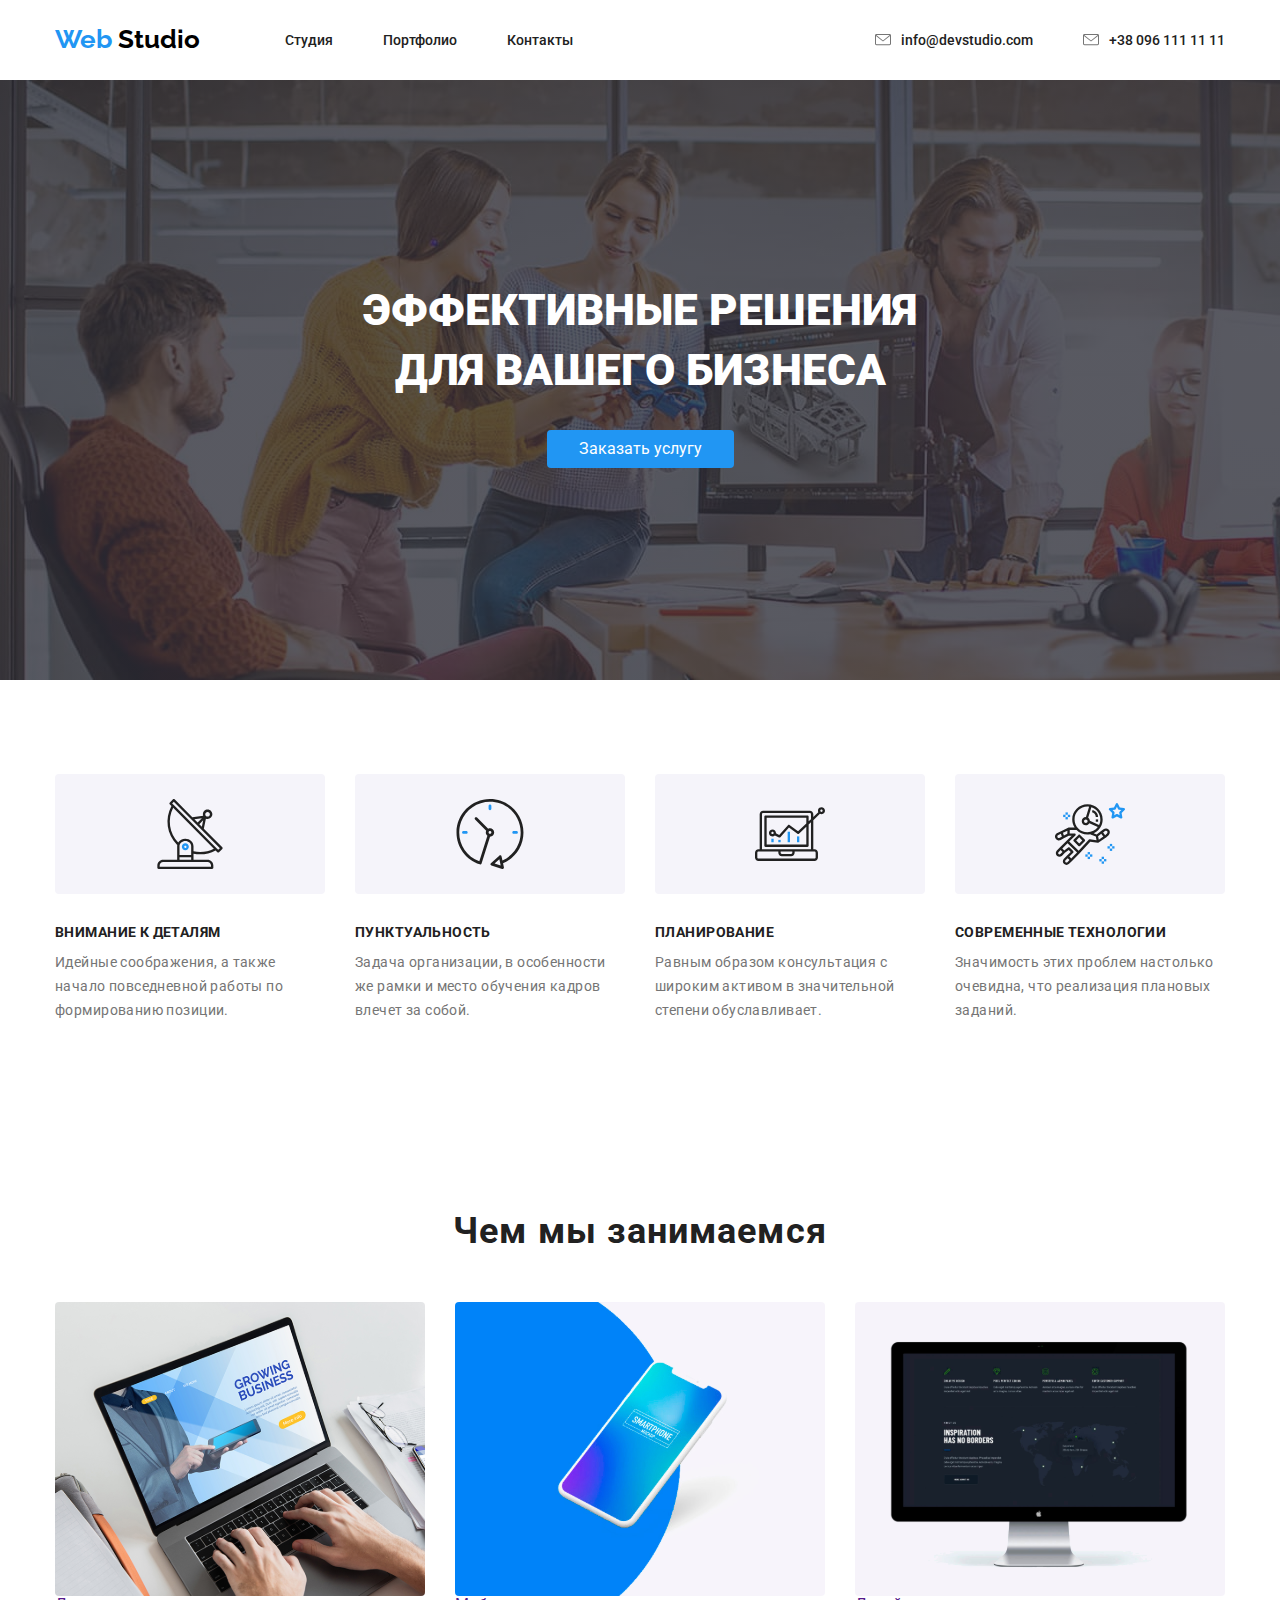
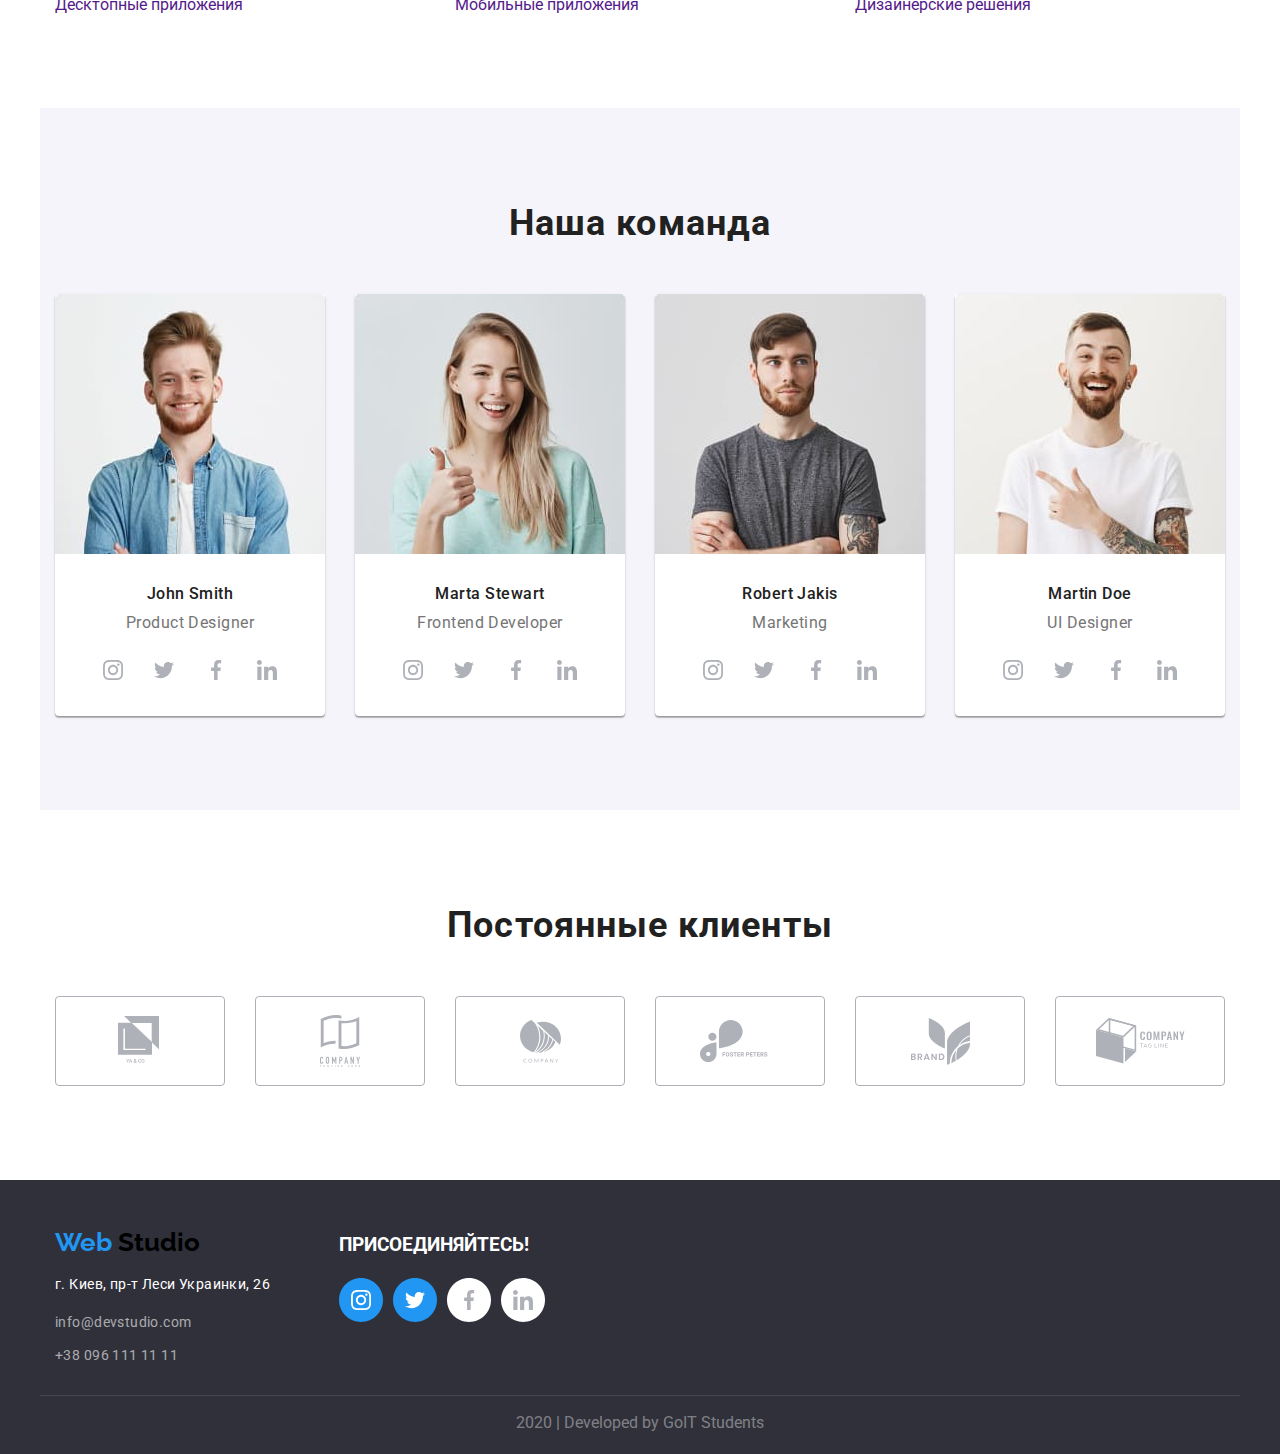
<file: index.html>
<!DOCTYPE html>
<html lang="en">
    <head>
        <meta charset="UTF-8" />
        <meta name="viewport" content="width=device-width, initial-scale=1.0" />
        <link href="https://fonts.googleapis.com/css2?family=Roboto:ital,wght@0,300;0,400;0,500;0,700;0,900;1,300;1,400;1,500;1,700;1,900&display=swap" rel="stylesheet" />
        <link href="https://fonts.googleapis.com/css2?family=Raleway:ital,wght@0,400;0,500;0,700;1,400;1,500;1,700&family=Roboto:ital,wght@0,300;0,400;0,500;0,700;0,900;1,300;1,400;1,500;1,700;1,900&display=swap" rel="stylesheet" />
        <link rel="stylesheet" href="./css/normalize.css" />
        <link rel="stylesheet" href="./css/styles.css" />

        <title>HomeWork 03</title>
    </head>

    <body>
        <!--Шапка страницы-->
        <header>
            <div class="container header-flex-container">
                <!--Навигация сайта-->
                <nav class="nav-flex-container nav-logo">
                    <a href="./index.html" class="logo">
                        <span class="logo-primary">Web</span>
                        <span>Studio</span>
                    </a>
                    <ul class="list header-link-list nav-link">
                        <li class="header-link-item"><a class="link-header-text" href="./index.html">Студия</a></li>
                        <li class="header-link-item"><a class="link-header-text" href="./portfolio.html">Портфолио</a></li>
                        <li class="header-link-item"><a class="link-header-text" href="">Контакты</a></li>
                    </ul>
                </nav>

                <!--Контактные данные-->

                <div class="header-contact">
                    <ul class="list header-contact-list">
                        <li class="header-link-item"><a class="link-contact-text" href="mailto:info@devstudio.com">info@devstudio.com</a></li>
                        <li class="header-link-item"><a class="link-contact-text" href="tel:+380961111111">+38 096 111 11 11</a></li>
                    </ul>
                </div>
            </div>
        </header>

        <!--Главный блок страницы!-->

        <main>
            <div class="hero-container">
                <section class="hero-section">
                    <h1 class="hero-caption">
                        эффективные решения <br />
                        для вашего бизнеса
                    </h1>
                    <a href="" class="link-button">Заказать услугу</a>
                </section>
            </div>

            <!--Перечисление преимущетв-->
            <section class="container section-index-paddings">
                <!-- <h2 class="main-header2-style">Наши преимущества (скрытый заголовок)</h2> -->
                <!--Скрытый в будущем заголовок секции-->
                <ul class="list universal-list-item">
                    <li class="advantages-list-item">
                        <div class="advantages-img-container">
                            <img src="./images/antenna-1.svg" alt="Спутниковая антенна" />
                        </div>
                        <h3>Внимание к деталям</h3>
                        <p>
                            Идейные соображения, а также начало повседневной работы по формированию позиции.
                        </p>
                    </li>
                    <li class="advantages-list-item">
                        <div class="advantages-img-container">
                            <img src="./images/clock-1.svg" alt="Часы" />
                        </div>
                        <h3>Пунктуальность</h3>
                        <p>
                            Задача организации, в особенности же рамки и место обучения кадров влечет за собой.
                        </p>
                    </li>
                    <li class="advantages-list-item">
                        <div class="advantages-img-container">
                            <img src="./images/diagram-1.svg" alt="Диаграмма" />
                        </div>
                        <h3>Планирование</h3>
                        <p>
                            Равным образом консультация с широким активом в значительной степени обуславливает.
                        </p>
                    </li>
                    <li class="advantages-list-item">
                        <div class="advantages-img-container">
                            <img src="./images/astronaut-1.svg" alt="Атронафт" />
                        </div>
                        <h3>Современные технологии</h3>
                        <p>
                            Значимость этих проблем настолько очевидна, что реализация плановых заданий.
                        </p>
                    </li>
                </ul>
            </section>

            <!--Виды выполяемых работ-->

            <section class="container section-index-paddings">
                <h2 class="main-header2-style">Чем мы занимаемся</h2>
                <ul class="list universal-list-item">
                    <li class="work-list-item">
                        <img src="./images/img-desctop.svg" alt="Ноутбук" />
                        <a href="" class="link-break-styles">Десктопные приложения</a>
                    </li>
                    <li class="work-list-item">
                        <img src="./images/img-smartphone.svg" alt="Смартфон" />
                        <a href="" class="link-break-styles">Мобильные приложения</a>
                    </li>
                    <li class="work-list-item">
                        <img src="./images/img-desine.svg" alt="Экран дизайнера" />
                        <a href="" class="link-break-styles">Дизайнерские решения</a>
                    </li>
                </ul>
            </section>

            <!-- Секция Наша команда-->

            <section class="container section-index-paddings team-section">
                <h2 class="main-header2-style">Наша команда</h2>
                <ul class="list universal-list-item">
                    <li class="team-list-item">
                        <img src="./images/john-smith.jpg" alt="John Smith" />
                        <div class="team-card">
                            <h3 class="team-header-text">John Smith</h3>
                            <p class="team-paragraph-text">Product Designer</p>
                            <ul class="list team-socnetwork-list">
                                <li>
                                    <a href="https://www.instagram.com"><img src="./images/instagramm-picture-mini.svg" alt="Instagram picture" /></a>
                                </li>
                                <li>
                                    <a href="https://twitter.com"><img src="./images/twitter-picture-mini.svg" alt="twitter-picture" /></a>
                                </li>
                                <li>
                                    <a href="https://facebook.com/"><img src="./images/facebook-picture-mini.svg" alt="facebook-picture" /></a>
                                </li>
                                <li>
                                    <a href="https://www.linkedin.com/"><img src="./images/linkedin-picture-mini.svg" alt="linkedin-picture" /></a>
                                </li>
                            </ul>
                        </div>
                    </li>
                    <li class="team-list-item">
                        <img src="./images/marta-stewart.jpg" alt="Marta Stewart" />
                        <div class="team-card">
                            <h3 class="team-header-text">Marta Stewart</h3>
                            <p class="team-paragraph-text">Frontend Developer</p>
                            <ul class="list team-socnetwork-list">
                                <li>
                                    <a href="https://www.instagram.com"><img src="./images/instagramm-picture-mini.svg" alt="Instagram picture" /></a>
                                </li>
                                <li>
                                    <a href="https://twitter.com"><img src="./images/twitter-picture-mini.svg" alt="twitter-picture" /></a>
                                </li>
                                <li>
                                    <a href="https://facebook.com/"><img src="./images/facebook-picture-mini.svg" alt="facebook-picture" /></a>
                                </li>
                                <li>
                                    <a href="https://www.linkedin.com/"><img src="./images/linkedin-picture-mini.svg" alt="linkedin-picture" /></a>
                                </li>
                            </ul>
                        </div>
                    </li>
                    <li class="team-list-item">
                        <img src="./images/robert-jakis.jpg" alt="Robert Jakis" />
                        <div class="team-card">
                            <h3 class="team-header-text">Robert Jakis</h3>
                            <p class="team-paragraph-text">Marketing</p>
                            <ul class="list team-socnetwork-list">
                                <li>
                                    <a href="https://www.instagram.com"><img src="./images/instagramm-picture-mini.svg" alt="Instagram picture" /></a>
                                </li>
                                <li>
                                    <a href="https://twitter.com"><img src="./images/twitter-picture-mini.svg" alt="twitter-picture" /></a>
                                </li>
                                <li>
                                    <a href="https://facebook.com/"><img src="./images/facebook-picture-mini.svg" alt="facebook-picture" /></a>
                                </li>
                                <li>
                                    <a href="https://www.linkedin.com/"><img src="./images/linkedin-picture-mini.svg" alt="linkedin-picture" /></a>
                                </li>
                            </ul>
                        </div>
                    </li>
                    <li class="team-list-item">
                        <img src="./images/martin-doe.jpg" alt="Martin Doe" />
                        <div class="team-card">
                            <h3 class="team-header-text">Martin Doe</h3>
                            <p class="team-paragraph-text">UI Designer</p>
                            <ul class="list team-socnetwork-list">
                                <li>
                                    <a href="https://www.instagram.com"><img src="./images/instagramm-picture-mini.svg" alt="Instagram picture" /></a>
                                </li>
                                <li>
                                    <a href="https://twitter.com"><img src="./images/twitter-picture-mini.svg" alt="twitter-picture" /></a>
                                </li>
                                <li>
                                    <a href="https://facebook.com/"><img src="./images/facebook-picture-mini.svg" alt="facebook-picture" /></a>
                                </li>
                                <li>
                                    <a href="https://www.linkedin.com/"><img src="./images/linkedin-picture-mini.svg" alt="linkedin-picture" /></a>
                                </li>
                            </ul>
                        </div>
                    </li>
                </ul>
            </section>

            <!--Секция постоянных клиентов-->

            <section class="container section-index-paddings">
                <h2 class="main-header2-style">Постоянные клиенты</h2>
                <ul class="list universal-list-item">
                    <li>
                        <a href=""><img src="./images/client-logo-1.svg" alt="Первый клиент" /></a>
                    </li>
                    <li>
                        <a href=""><img src="./images/client-logo-2.svg" alt="Второй клиент" /></a>
                    </li>
                    <li>
                        <a href=""><img src="./images/client-logo-3.svg" alt="Третий клиент" /></a>
                    </li>
                    <li>
                        <a href=""><img src="./images/client-logo-4.svg" alt="Четвертый клиент" /></a>
                    </li>
                    <li>
                        <a href=""><img src="./images/client-logo-5.svg" alt="Пятый клиент" /></a>
                    </li>
                    <li>
                        <a href=""><img src="./images/client-logo-6.svg" alt="Шестой клиент" /></a>
                    </li>
                </ul>
            </section>
        </main>

        <!--Подвал сайта-->

        <footer class="footer-site">
            <div class="container footer-flex-container">
                <div class="footer-address">
                    <a href="./index.html" class="logo">
                        <span class="logo-primary">Web</span>
                        <span>Studio</span>
                    </a>
                    <address class="footer-address-text footer-contacts-text">
                        <p class="footer-text-paragraph">г. Киев, пр-т Леси Украинки, 26</p>
                        <a class="footer-link-address" href="mailto:info@devstudio.com">info@devstudio.com</a>
                        <a class="footer-link-address" href="tel:+380961111111">+38 096 111 11 11</a>
                    </address>
                </div>

                <div class="footer-join-us">
                    <h3 class="footer-header-join-us">Присоединяйтесь!</h3>
                    <ul class="list footer-flex-container footer-join-us-list">
                        <li class="footer-join-us-item">
                            <a href="https://www.instagram.com"><img src="./images/instagramm-picture.svg" alt="instagram link" /></a>
                        </li>
                        <li class="footer-join-us-item">
                            <a href="https://twitter.com"><img src="./images/twitter-picture.svg" alt="twitter link" /></a>
                        </li>
                        <li class="footer-join-us-item">
                            <a href="https://facebook.com/"><img src="./images/facebook-picture.svg" alt="facebook link" /></a>
                        </li>
                        <li class="footer-join-us-item">
                            <a href="https://www.linkedin.com/"><img src="./images/linkedin-picture.svg" alt="linkedin link" /></a>
                        </li>
                    </ul>
                </div>
            </div>
            <div class="container copyright-box">
                <p class="footer-copyright">2020 | Developed by GoIT Students</p>
            </div>
        </footer>
    </body>
</html>
</file>
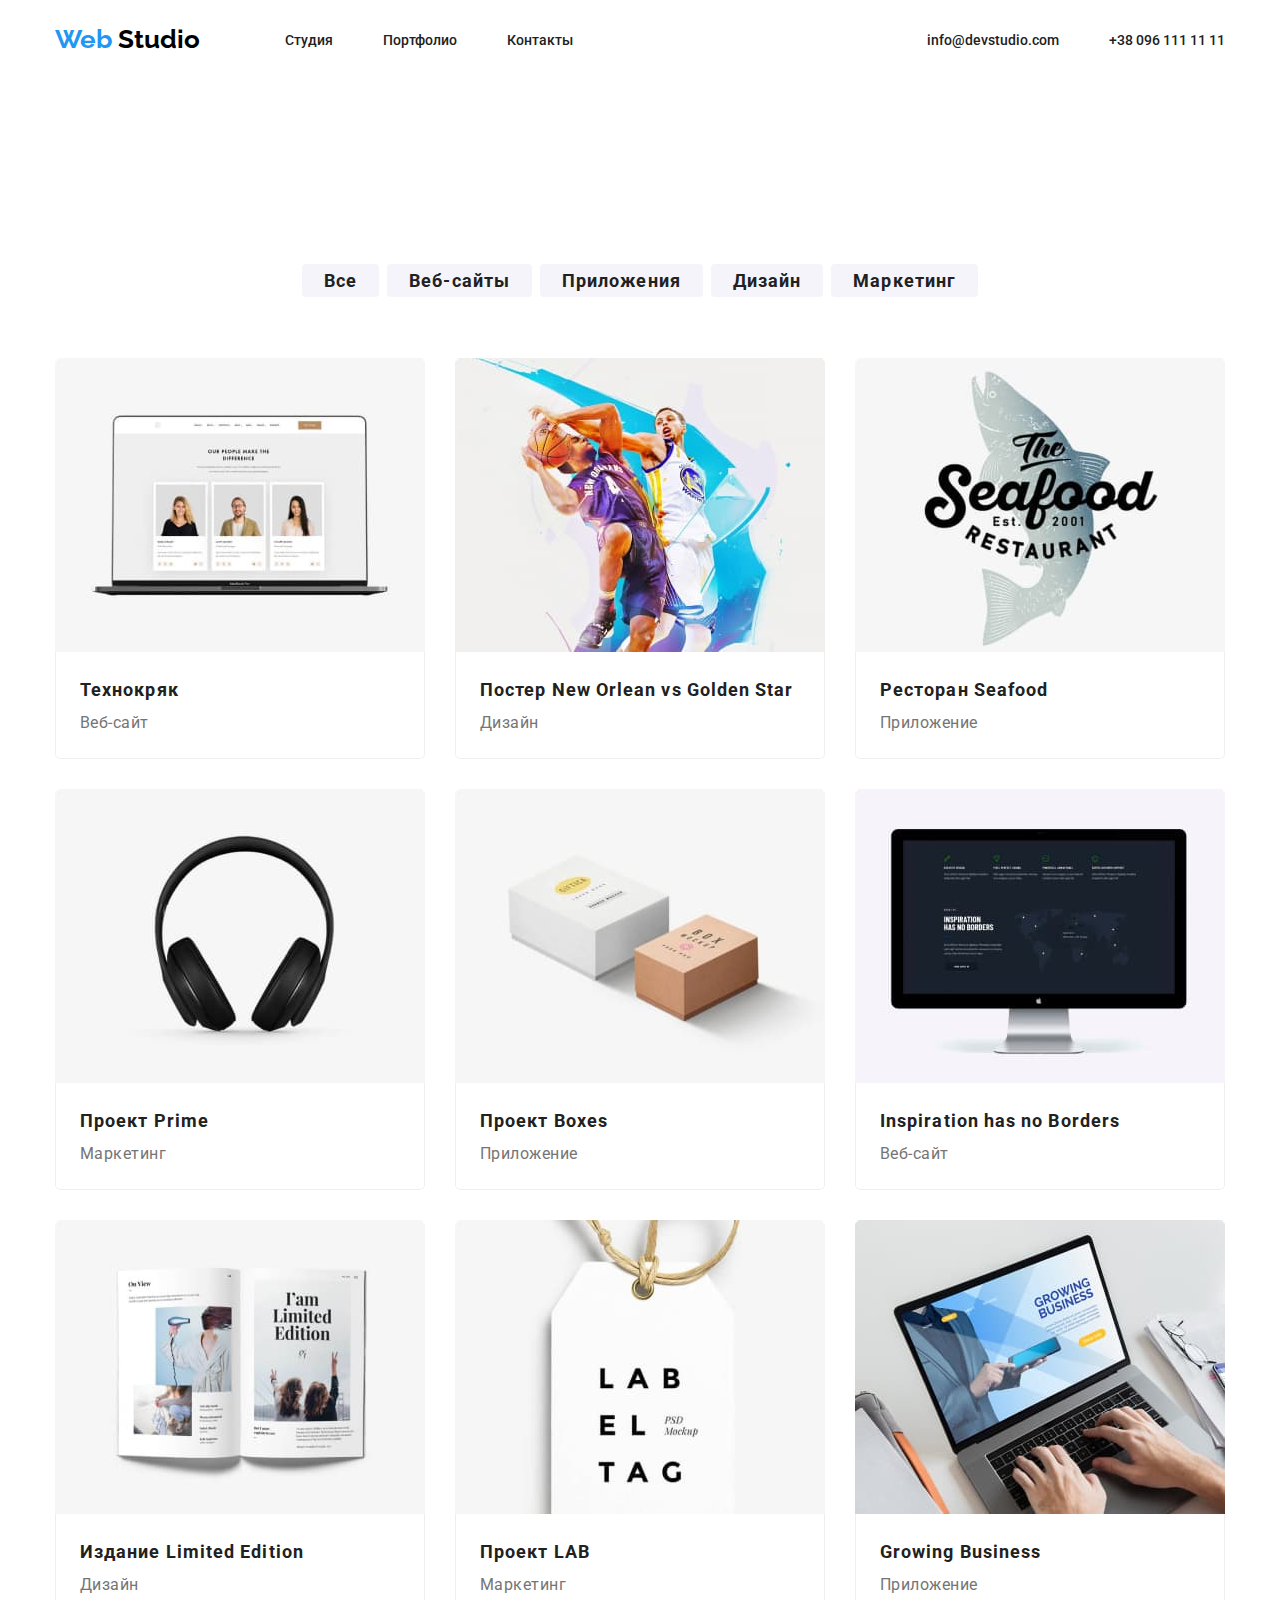
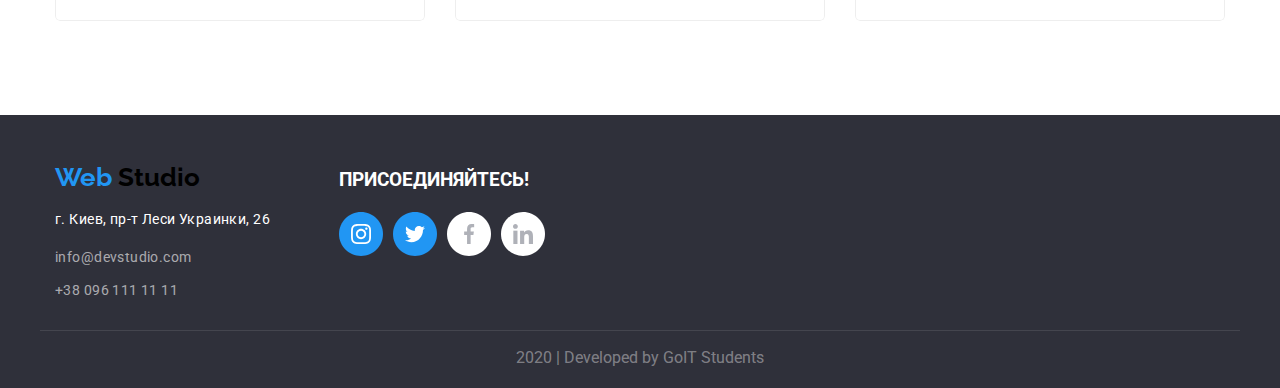
<file: portfolio.html>
<!DOCTYPE html>
<html lang="en">
    <head>
        <meta charset="UTF-8" />
        <meta name="viewport" content="width=device-width, initial-scale=1.0" />
        <link href="https://fonts.googleapis.com/css2?family=Roboto:ital,wght@0,300;0,400;0,500;0,700;0,900;1,300;1,400;1,500;1,700;1,900&display=swap" rel="stylesheet" />
        <link href="https://fonts.googleapis.com/css2?family=Raleway:ital,wght@0,400;0,500;0,700;1,400;1,500;1,700&family=Roboto:ital,wght@0,300;0,400;0,500;0,700;0,900;1,300;1,400;1,500;1,700;1,900&display=swap" rel="stylesheet" />
        <link rel="stylesheet" href="./css/normalize.css" />
        <link rel="stylesheet" href="./css/styles.css" />
        <title>Portfolio</title>
    </head>
    <body>
        <!--Шапка страницы-->
        <header class="container header-flex-container">
            <!--Навигация сайта-->
            <nav class="nav-flex-container nav-logo">
                <a href="./index.html" class="logo">
                    <span class="logo-primary">Web</span>
                    <span>Studio</span>
                </a>
                <ul class="list header-link-list nav-link">
                    <li class="header-link-item"><a class="link-header-text" href="./index.html">Студия</a></li>
                    <li class="header-link-item"><a class="link-header-text" href="./portfolio.html">Портфолио</a></li>
                    <li class="header-link-item"><a class="link-header-text" href="">Контакты</a></li>
                </ul>
            </nav>

            <!--Контактные данные-->

            <div class="header-contact">
                <ul class="list header-link-list">
                    <li class="header-link-item"><a class="link-header-text" href="mailto:info@devstudio.com">info@devstudio.com</a></li>
                    <li class="header-link-item"><a class="link-header-text" href="tel:+380961111111">+38 096 111 11 11</a></li>
                </ul>
            </div>
        </header>

        <!-- Раздел Main -->
        <main>
            <section>
                <!-- <h1>Навигация по проектам</h1> -->
                <ul class="list container nav-flex-container nav-porfolio-project">
                    <li class="nav-porfolio-project-item">
                        <a href="" class="nav-project-styles">Все</a>
                    </li>
                    <li class="nav-porfolio-project-item">
                        <a href="" class="nav-project-styles">Веб-сайты</a>
                    </li>
                    <li class="nav-porfolio-project-item">
                        <a href="" class="nav-project-styles">Приложения</a>
                    </li>
                    <li class="nav-porfolio-project-item">
                        <a href="" class="nav-project-styles">Дизайн</a>
                    </li>
                    <li class="nav-porfolio-project-item">
                        <a href="" class="nav-project-styles">Маркетинг</a>
                    </li>
                </ul>

                <ul class="list container main-portfolio">
                    <li class="portfolio-projects card">
                        <a href="" class="link-break-styles">
                            <img class="card-img" src="./images/portfolio/work-1.jpg" alt="notebook with open web site" />
                            <div class="card-content">
                                <h2 class="text-header2-style">Технокряк</h2>
                                <p class="text-paragraph-style">Веб-сайт</p>
                            </div>
                            <!-- <p>
                                Технокряк это современная площадка распространения коронавируса. Компании используют эту платформу для цифрового шпионажа и атак на защищённые сервера конкурентов.
                            </p> -->
                        </a>
                    </li>
                    <li class="portfolio-projects card">
                        <a href="" class="link-break-styles">
                            <img class="card-img" src="./images/portfolio/work-2.jpg" alt="Poster New Orlean vs Golden Star" />
                            <div class="card-content">
                                <h2 class="text-header2-style">Постер New Orlean vs Golden Star</h2>
                                <p class="text-paragraph-style">Дизайн</p>
                            </div>
                            <!-- <p>
                                Технокряк это современная площадка распространения коронавируса. Компании используют эту платформу для цифрового шпионажа и атак на защищённые сервера конкурентов.
                            </p> -->
                        </a>
                    </li>
                    <li class="portfolio-projects card">
                        <a href="" class="link-break-styles">
                            <img class="card-img" src="./images/portfolio/work-3.jpg" alt="Poster of restaurant Seafood" />
                            <div class="card-content">
                                <h2 class="text-header2-style">Ресторан Seafood</h2>
                                <p class="text-paragraph-style">Приложение</p>
                            </div>
                            <!-- <p>
                                Технокряк это современная площадка распространения коронавируса. Компании используют эту платформу для цифрового шпионажа и атак на защищённые сервера конкурентов.
                            </p> -->
                        </a>
                    </li>
                    <li class="portfolio-projects card">
                        <a href="" class="link-break-styles">
                            <img class="card-img" src="./images/portfolio/work-4.jpg" alt="headphones" />
                            <div class="card-content">
                                <h2 class="text-header2-style">Проект Prime</h2>
                                <p class="text-paragraph-style">Маркетинг</p>
                            </div>
                            <!-- <p>
                                Технокряк это современная площадка распространения коронавируса. Компании используют эту платформу для цифрового шпионажа и атак на защищённые сервера конкурентов.
                            </p> -->
                        </a>
                    </li>
                    <li class="portfolio-projects card">
                        <a href="" class="link-break-styles">
                            <img class="card-img" src="./images/portfolio/work-5.jpg" alt="Boxes" />
                            <div class="card-content">
                                <h2 class="text-header2-style">Проект Boxes</h2>
                                <p class="text-paragraph-style">Приложение</p>
                            </div>
                            <!-- <p>
                                Технокряк это современная площадка распространения коронавируса. Компании используют эту платформу для цифрового шпионажа и атак на защищённые сервера конкурентов.
                            </p> -->
                        </a>
                    </li>
                    <li class="portfolio-projects card">
                        <a href="" class="link-break-styles">
                            <img class="card-img" src="./images/portfolio/work-6.jpg" alt="display with open web site" />
                            <div class="card-content">
                                <h2 class="text-header2-style">Inspiration has no Borders</h2>
                                <p class="text-paragraph-style">Веб-сайт</p>
                            </div>
                            <!-- <p>
                                Технокряк это современная площадка распространения коронавируса. Компании используют эту платформу для цифрового шпионажа и атак на защищённые сервера конкурентов.
                            </p> -->
                        </a>
                    </li>
                    <li class="portfolio-projects card">
                        <a href="" class="link-break-styles">
                            <img class="card-img" src="./images/portfolio/work-7.jpg" alt="book" />
                            <div class="card-content">
                                <h2 class="text-header2-style">Издание Limited Edition</h2>
                                <p class="text-paragraph-style">Дизайн</p>
                            </div>
                            <!-- <p>
                                Технокряк это современная площадка распространения коронавируса. Компании используют эту платформу для цифрового шпионажа и атак на защищённые сервера конкурентов.
                            </p> -->
                        </a>
                    </li>
                    <li class="portfolio-projects card">
                        <a href="" class="link-break-styles">
                            <img class="card-img" src="./images/portfolio/work-8.jpg" alt="Project LAB" />
                            <div class="card-content">
                                <h2 class="text-header2-style">Проект LAB</h2>
                                <p class="text-paragraph-style">Маркетинг</p>
                            </div>
                            <!-- <p>
                                Технокряк это современная площадка распространения коронавируса. Компании используют эту платформу для цифрового шпионажа и атак на защищённые сервера конкурентов.
                            </p> -->
                        </a>
                    </li>
                    <li class="portfolio-projects card">
                        <a href="" class="link-break-styles">
                            <img class="card-img" src="./images/portfolio/work-9.jpg" alt="notebook with opened web site" />
                            <div class="card-content">
                                <h2 class="text-header2-style">Growing Business</h2>
                                <p class="text-paragraph-style">Приложение</p>
                            </div>
                            <!-- <p>
                                Технокряк это современная площадка распространения коронавируса. Компании используют эту платформу для цифрового шпионажа и атак на защищённые сервера конкурентов.
                            </p> -->
                        </a>
                    </li>
                </ul>
            </section>
        </main>

        <!-- Подвал странички Портфолио -->
        <footer class="footer-site">
            <div class="container footer-flex-container">
                <div class="footer-address">
                    <a href="./index.html" class="logo">
                        <span class="logo-primary">Web</span>
                        <span>Studio</span>
                    </a>
                    <address class="footer-address-text footer-contacts-text">
                        <p class="footer-text-paragraph">г. Киев, пр-т Леси Украинки, 26</p>
                        <a class="footer-link-address" href="mailto:info@devstudio.com">info@devstudio.com</a>
                        <a class="footer-link-address" href="tel:+380961111111">+38 096 111 11 11</a>
                    </address>
                </div>

                <div class="footer-join-us">
                    <h3 class="footer-header-join-us">Присоединяйтесь!</h3>
                    <ul class="list footer-flex-container footer-join-us-list">
                        <li class="footer-join-us-item">
                            <a href="https://www.instagram.com"><img src="./images/instagramm-picture.svg" alt="instagram link" /></a>
                        </li>
                        <li class="footer-join-us-item">
                            <a href="https://twitter.com"><img src="./images/twitter-picture.svg" alt="twitter link" /></a>
                        </li>
                        <li class="footer-join-us-item">
                            <a href="https://facebook.com/"><img src="./images/facebook-picture.svg" alt="facebook link" /></a>
                        </li>
                        <li class="footer-join-us-item">
                            <a href="https://www.linkedin.com/"><img src="./images/linkedin-picture.svg" alt="linkedin link" /></a>
                        </li>
                    </ul>
                </div>
            </div>
            <div class="container copyright-box">
                <p class="footer-copyright">2020 | Developed by GoIT Students</p>
            </div>
        </footer>
    </body>
</html>
</file>
<file: css/styles.css>
html {
    box-sizing: border-box;
}

*,
*::before,
*::after {
    box-sizing: inherit;
}

:root {
    --main-accent-color: #2196f3; /*цвет для интерактивных элементов*/
    --alternative-text-color: #ffffff; /*второй главный цвет*/
    --header-text-color: #212121; /*переменная для цвета текста заголовков*/
    --main-paragraph-color: #757575; /*переменная для цвета текста в параграфах*/
    --main-text-color: #000000; /*Первый главный цвет*/
    --footer-bgr-color: #2f303a; /*цвет фона футера*/
    --portfolio-button-color: #f5f4fa; /*цвет кнопок на странице портфолио*/
    --portfolio-item-border: #eeeeee; /*цвет рамки карточек*/
    --team-section-bgr-color: #f5f4fa; /*цвет фона в секции наша команда*/
    --advantages-bgr-color: #f5f4fa; /*цвет фона картинок преимуществ*/
}

body {
    font-family: 'Roboto', sans-serif;
}

a {
    text-decoration: none;
}

/* li {
    list-style: none;
} */

img {
    display: block;
    max-width: 100%;
    /* height: auto; */
}

h1,
h2,
h3,
h4 {
    margin-top: 0px;
    margin-bottom: 0px;
}

.list {
    list-style: none;
    padding: 0px;
    margin: 0px;
    /* padding-left: 0px;
    margin-top: 0px;
    margin-bottom: 0px; */
}

/*

класс контейнер

*/
.container {
    margin-left: auto;
    margin-right: auto;
    width: 1200px;
    padding-left: 15px;
    padding-right: 15px;
    /* outline: 2px solid tomato; */
}

/*

                                КЛАССЫ ДЛЯ РАБОТЫ ХЕДЕРА

*/

.header-flex-container,
.header-link-list,
.header-contact-list,
.nav-flex-container,
.footer-flex-container,
.hero-section,
.universal-list-item,
.advantages,
.team-socnetwork-list {
    display: flex;
}

/*утилитарный стиль для списков*/

.universal-list-item {
    justify-content: space-between;
}

.index-main-section {
    flex-wrap: wrap;
}

.section-index-paddings {
    padding-top: 94px;
    padding-bottom: 94px;
    /* background-color: tomato; */
}

.header-flex-container {
    align-items: center;
}

.header-contact {
    margin-left: auto;
}

.header-link-item {
    line-height: 80px;
}

.header-link-item:not(:last-child) {
    margin-right: 50px;
}

.nav-logo {
    align-items: center;
}

.nav-link {
    margin-left: 85px;
}

/*

                                КЛАССЫ ДЛЯ БЛОКА ГЕРОЙ

*/
.hero-container {
    margin-left: auto;
    margin-right: auto;
    max-width: 1600px;
    height: 600px;
    padding-left: 15px;
    padding-right: 15px;
    /* background-color: rosybrown; */
    background-image: linear-gradient(0deg, rgba(34, 193, 195, 1) 0%, rgba(47, 48, 58, 0.8) 0%), url('../images/header-img.jpg');
    background-repeat: no-repeat;
    background-size: cover;
}

.hero-section {
    padding-top: 200px;
    padding-bottom: 212px;
    flex-direction: column;
    align-items: center;
    justify-content: center;
}

.hero-caption {
    text-align: center;
    text-transform: uppercase;
    font-weight: 900;
    font-size: 44px;
    line-height: 60px;
    color: var(--alternative-text-color);   
}

/* .hero-button {
    display: block;
    background-color: var(--main-accent-color);
    color: var(--alternative-text-color);
    margin-left: auto;
    margin-right: auto;
    padding-top: 10px;
    padding-bottom: 10px;
    padding-left: 32px;
    padding-right: 32px;
    border-radius: 4px;
    text-align: center;
} */

/*

                                КЛАССЫ ДЛЯ РАБОТЫ ФУТЕРА

*/
.footer-site {
    background-color: #2f303a;
}

.footer-flex-container {
    align-items: baseline;
}

.footer-address {
    margin-top: 48px;
}

/*
БЛОК ПРИСОЕДЕНЯЙТЕСЬ
*/
.footer-join-us {
    margin-left: 69px;
}

.footer-join-us-list {
    margin-top: 21px;
}

.footer-join-us-item:not(:last-child) {
    margin-right: 10px;
}

.footer-header-join-us {
    text-transform: uppercase;
    color: var(--alternative-text-color);
}

/*
БЛОК ДЛЯ КЛАССОВ С ЛОГО И АДРЕССОМ 
*/
.footer-text-paragraph {
    font-style: normal;
}

.footer-link-address {
    display: block;
    margin-top: 9px;
}

.footer-copyright {
    padding-top: 18px;
    padding-bottom: 21px;
    text-align: center;
    margin-top: 0px;
    margin-bottom: 0px;
    color: rgba(255, 255, 255, 0.4);
}

.copyright-box {
    border-top: 1px solid rgba(255, 255, 255, 0.1);
    margin-top: 28px;
}
/*

                                КЛАССЫ ДЛЯ РАБОТЫ СЕКЦИИ "НАШИ ПРЕИМУЩЕСТВА"

*/

/*
класс для элементов листа секции преимуществ
*/

.advantages-list-item {
    width: calc((100% - 90px) / 4);
}

.advantages-img-container {
    padding: 25px 100px;
    background-color: var(--advantages-bgr-color);
    border-radius: 4px;
    margin-bottom: 30px;
}

.advantages-list-item img {
    display: block;
    margin-left: auto;
    margin-right: auto;
    /* margin-bottom: 55px; */
    /* background-color: var(--advantages-bgr-color); */
}

.advantages-list-item h3 {
    font-weight: bold;
    font-size: 14px;
    line-height: 16px;
    letter-spacing: 0.03em;
    text-transform: uppercase;
    color: var(--header-text-color);
    margin-bottom: 10px;
}

.advantages-list-item p {
    margin-top: 0px;
    margin-bottom: 0px;
    font-weight: normal;
    font-size: 14px;
    line-height: 24px;
    letter-spacing: 0.03em;
    color: var(--main-paragraph-color);
}

/* .advantages-list-item:not(:first-child) {
    margin-left: 30px;
} */

/*
класс для свойств параграфов на странице индекс в секции преимуществ
*/
.advantages-paragraph-text p {
    font-weight: normal;
    font-size: 14px;
    line-height: 24px;
    letter-spacing: 0.03em;
    color: var(--main-paragraph-color);
}

/*

                        КЛАССЫ ДЛЯ РАБОТЫ СЕКЦИИ "ЧЕМ МЫ ЗАНИМАЕМСЯ"

*/

.work-list-item {
    width: calc((100% - 60px) / 3);
}

/*
                        КЛАСС ДЛЯ ТЕКСТА НАЛОЖЕННОГО НА КАРТИНКУ (ПОКА ОТКЛЮЧЕН)
*/

/* .work-list a {
    display: flex;
    margin-left: auto;
    margin-right: auto;
    height: 70px;
    background-color: rgba(47, 48, 58, 0.8);
    color: white;
    align-items: center;
    justify-content: center;
} */

/*

                        КЛАССЫ ДЛЯ РАБОТЫ СЕКЦИИ "НАША КОМАНДА"

*/

/*
класс для свойств заголовков Н3 на странице индекс в секции команды
*/
.team-header-text {
    font-weight: 500;
    font-size: 16px;
    line-height: 19px;
    text-align: center;
    letter-spacing: 0.03em;
    color: var(--header-text-color);
    /* margin-top: 30px;*/
    margin-bottom: 10px;
}

/*
класс для свойств параграфов на странице индекс в секции команды
*/

.team-paragraph-text {
    font-weight: normal;
    font-size: 16px;
    line-height: 19px;
    text-align: center;
    letter-spacing: 0.03em;
    color: var(--main-paragraph-color);
    margin-top: 0px;
    margin-bottom: 28px;
}

.team-list-item {
    /* padding-bottom: 24px; */
    background-color: #ffffff;
    border-radius: 4px;
    box-shadow: 0px 2px 1px rgba(0, 0, 0, 0.2), 0px 1px 1px rgba(0, 0, 0, 0.14), 0px 1px 3px rgba(0, 0, 0, 0.12);
    /* outline: 2px solid tomato; */
}

.team-section {
    background-color: var(--team-section-bgr-color);
}

.team-socnetwork-list {
    justify-content: space-around;
}

.team-card {
    padding-top: 30px;
    padding-right: 32px;
    padding-bottom: 36px;
    padding-left: 32px;
}

/*

                            КЛАССЫ ДЛЯ РАБОТЫ С СЕКЦИЕЙ ПОСТОЯННЫХ КЛИЕНТОВ

*/

.nav-project-styles {
    font-style: normal;
    font-weight: bold;
    font-size: 18px;
    line-height: 54px;
    letter-spacing: 0.06em;
    background-color: var(--portfolio-button-color);
    color: var(--header-text-color);
    padding-top: 6px;
    padding-bottom: 6px;
    padding-left: 22px;
    padding-right: 22px;
    border-radius: 4px;
}

.nav-project-styles:hover,
.nav-project-styles:focus {
    color: var(--alternative-text-color);
    background-color: var(--main-accent-color);
    box-shadow: 0px 2px 2px rgba(0, 0, 0, 0.12), 0px 1px 2px rgba(0, 0, 0, 0.08), 0px 3px 1px rgba(0, 0, 0, 0.1);
}

.nav-porfolio-project {
    margin-top: 174px;
    /* align-items: center; */
    justify-content: center;
}

.nav-porfolio-project-item:not(:last-child) {
    margin-right: 8px;
}

.portfolio-projects {
    width: calc((100% - 60px) / 3);
    margin-right: 30px;
    margin-bottom: 30px;
}

.card {
    border-top-left-radius: 5px;
    border-top-right-radius: 5px;
    border-bottom-right-radius: 5px;
    border-bottom-left-radius: 5px;
    overflow: hidden;
}

.card:hover {
    box-shadow: 1px 4px 6px rgba(0, 0, 0, 0.16), 0px 4px 4px rgba(0, 0, 0, 0.06), 0px 1px 1px rgba(0, 0, 0, 0.12);
}

.card-content {
    background: #ffffff;
    box-sizing: border-box;
    padding: 20px 24px;
    border-right: 1px solid #eeeeee;
    border-bottom: 1px solid #eeeeee;
    border-left: 1px solid #eeeeee;
    border-bottom-right-radius: 5px;
    border-bottom-left-radius: 5px;
}

/* .portfolio-projects a {
    display: block;
} */

.main-portfolio {
    margin-top: 50px;
    margin-bottom: 94px;
    display: flex;
    flex-wrap: wrap;
}

.portfolio-projects:nth-child(3n) {
    margin-right: 0px;
}

.portfolio-projects:nth-last-child(-n + 3) {
    margin-bottom: 0px;
}

.logo {
    font-family: 'Raleway', sans-serif;
    font-size: 26px;
    font-weight: bold;
    color: var(--main-text-color);
}

.logo-primary {
    color: var(--main-accent-color);
}

.link-header-text {
    display: block;
    font-size: 14px;
    font-weight: 500;
    color: var(--header-text-color);
    line-height: 80px;
}

.link-header-text:hover,
.link-header-text:focus {
    color: var(--main-accent-color);
}

.link-contact-text{
    display: flex;
    align-items: center;
    font-size: 14px;
    font-weight: 500;
    color: var(--header-text-color);
    line-height: 80px;
}

.link-contact-text:hover,
.link-contact-text:focus {
    color: var(--main-accent-color);
}

.link-contact-text::before{
    align-items: center;
    content: "";
    width: 16px;
    height: 12px;
    margin-right: 10px;
    background-repeat: no-repeat;
    background-position: center;  
    background-image: url('../images/envelope-unhover.svg');
    /* background-color: red; */
    /* background-size: contain; */

}


/* .contact-mail {
} */
/* .header-link-item::before {
    content: '';
    width: 16px;
    height: 11px;
    margin-right: 10px;
    background-color: red;
    background-size: contain; */
    /* background-image: url('../images/envelope-unhover.svg'); */
}




.link-break-styles {
    display: block;
    color: var(--main-text-color);
    /* outline: 2px solid tomato; */
}

.card-img {
    display: block;
    /* outline: 1px solid tomato; */
}

.link-button {
    background-color: var(--main-accent-color);
    color: var(--alternative-text-color);
    padding-top: 10px;
    padding-bottom: 10px;
    padding-left: 32px;
    padding-right: 32px;
    border-radius: 4px;
    margin-top: 30px;
}

.text-header2-style {
    font-style: normal;
    font-weight: bold;
    font-size: 18px;
    line-height: 36px;
    letter-spacing: 0.06em;
    color: var(--header-text-color);
}

.text-paragraph-style {
    font-style: normal;
    font-weight: normal;
    font-size: 16px;
    line-height: 30px;
    letter-spacing: 0.03em;
    margin-bottom: 0px;
    margin-top: 0px;
    color: var(--main-paragraph-color);
}

.footer-address-text p {
    -style: normal;
    font-weight: normal;
    font-size: 14px;
    line-height: 24px;
    letter-spacing: 0.03em;
    color: var(--alternative-text-color);
}

.footer-contacts-text a {
    font-style: normal;
    font-weight: normal;
    font-size: 14px;
    line-height: 24px;
    letter-spacing: 0.03em;
    color: rgba(255, 255, 255, 0.6);
}

.ul-break-style {
    margin: 0px;
}

/*
класс для свойств заголовков Н2 на странице индекс
*/

.main-header2-style {
    font-weight: bold;
    font-size: 36px;
    line-height: 42px;
    text-align: center;
    letter-spacing: 0.03em;
    color: var(--header-text-color);
    margin-top: 0px;
    margin-bottom: 50px;
}
</file>
